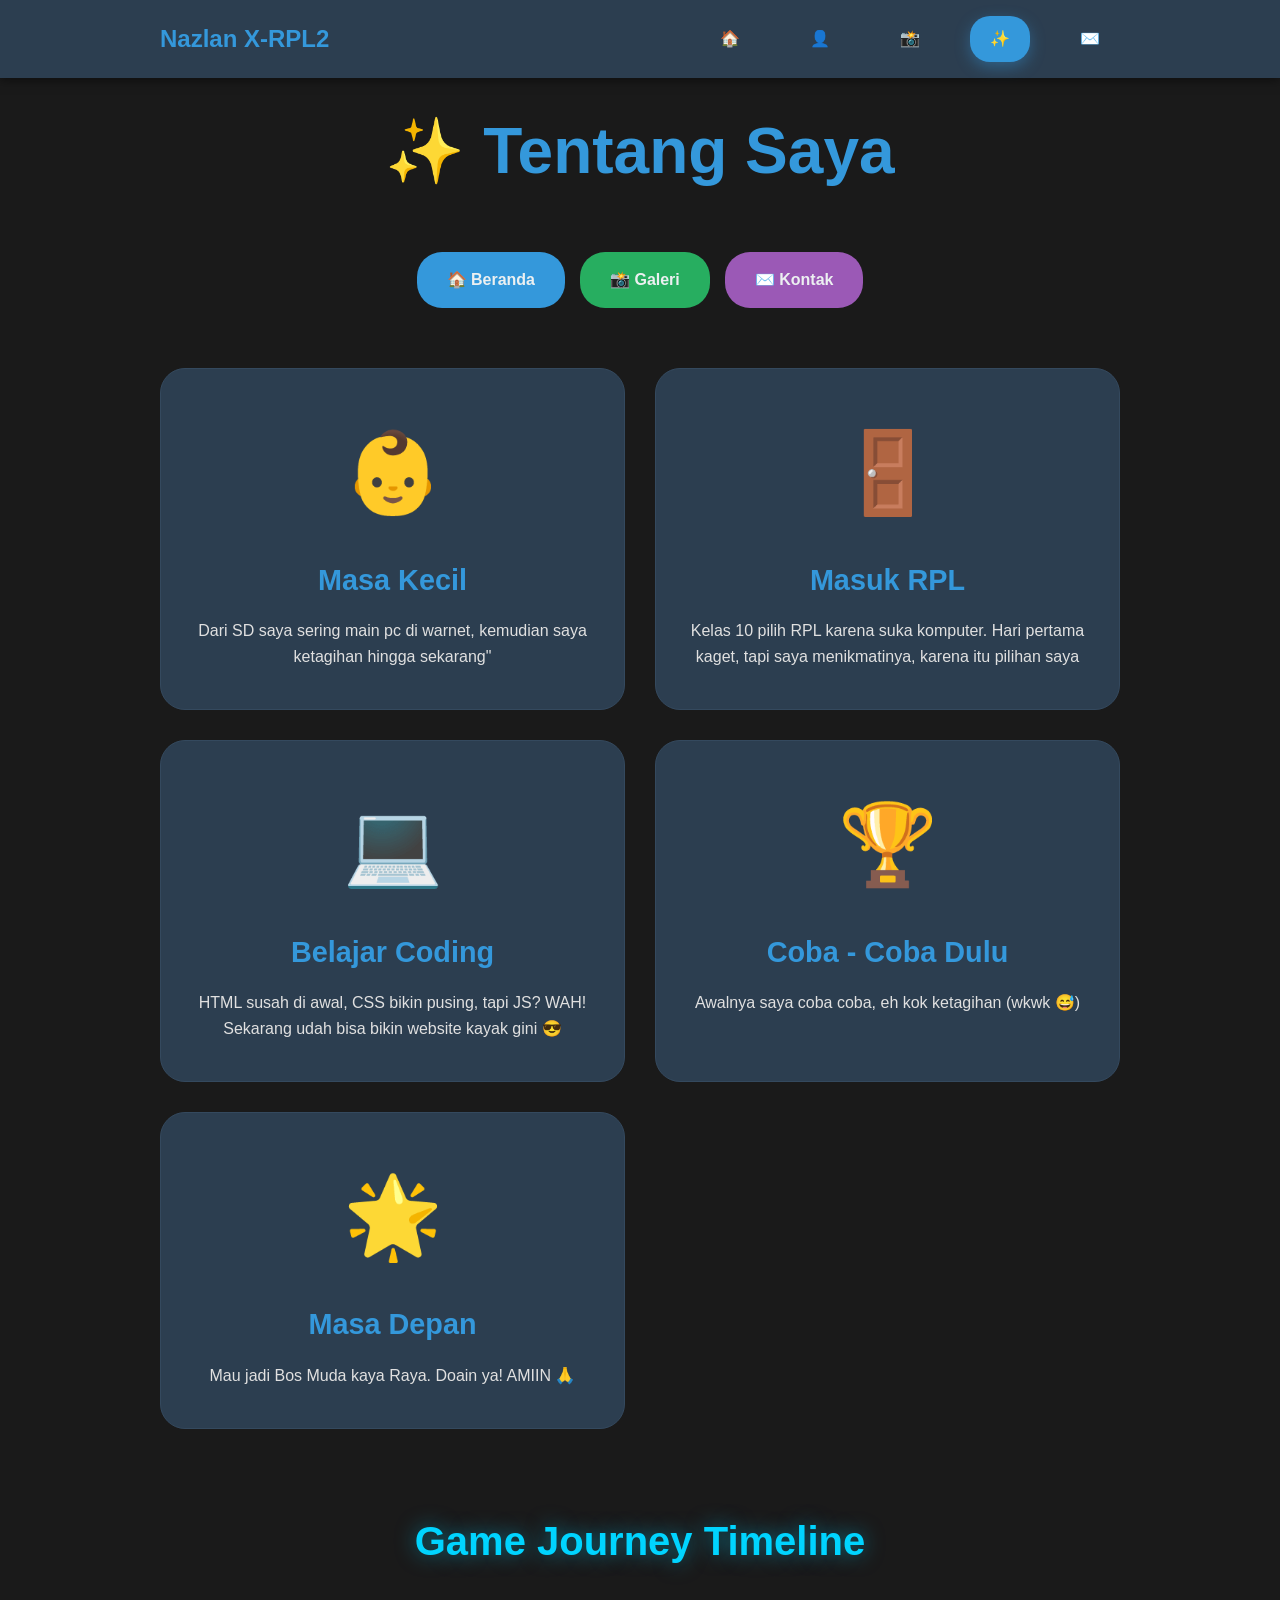
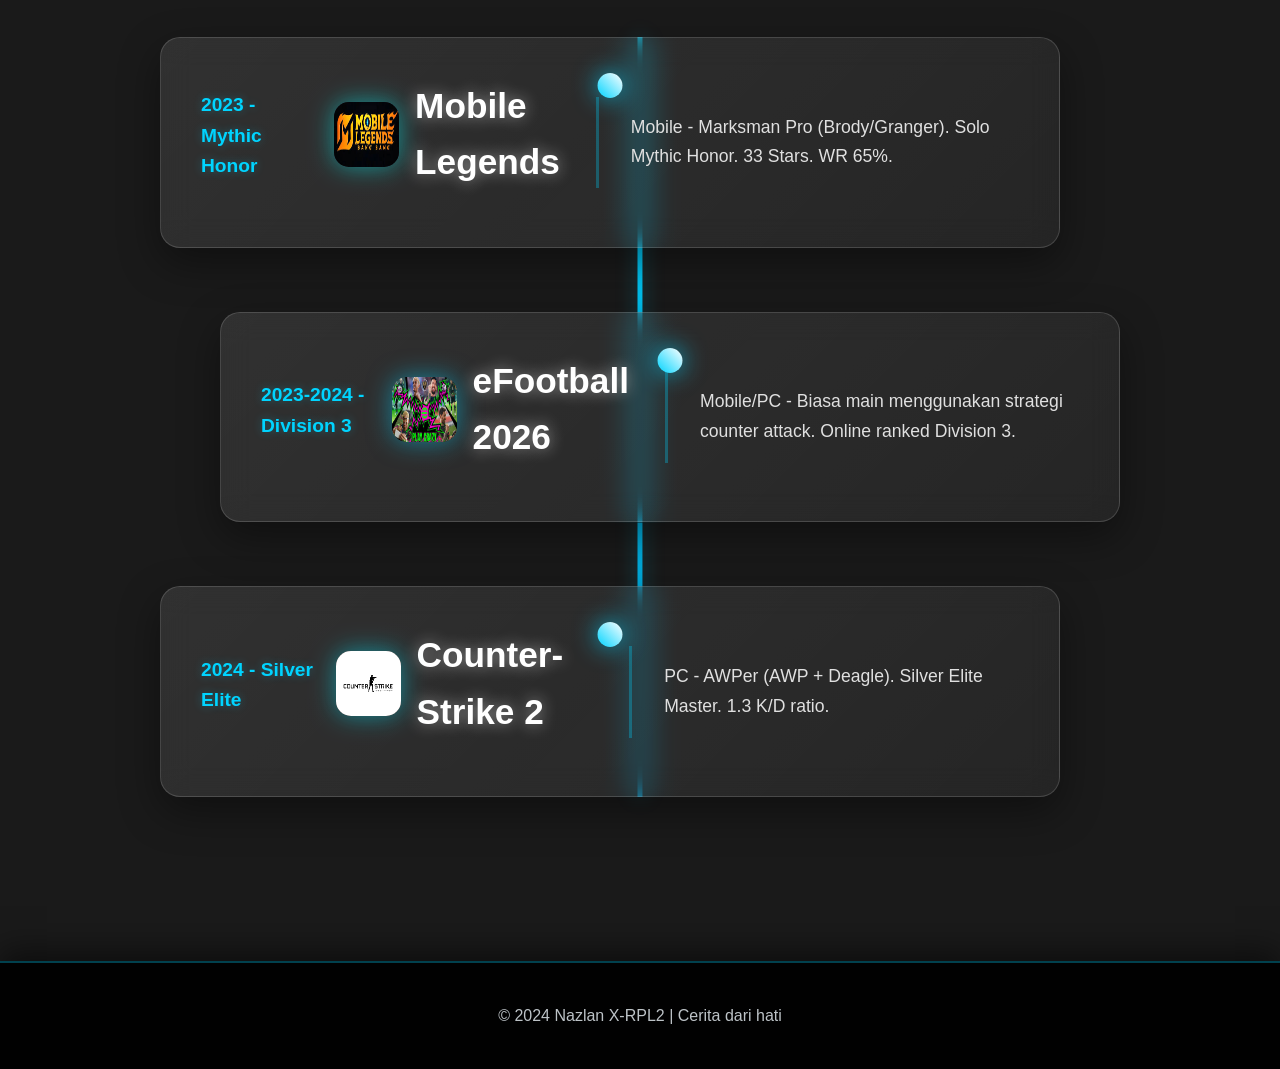
<file: myWEB/diri.html>
<!DOCTYPE html>
<html>
<head>
    <title>Saya - Nazlan X-RPL2</title>
    <link rel="stylesheet" href="style.css">
</head>
<body>
    <header>
        <nav>
            <div class="logo">Nazlan X-RPL2</div>
            <ul>
                <li><a href="index.html">🏠</a></li>
                <li><a href="profil.html">👤</a></li>
                <li><a href="galeri.html">📸</a></li>
                <li><a href="diri.html" class="active">✨</a></li>
                <li><a href="kontak.html">✉️</a></li>
            </ul>
        </nav>
    </header>

    <main class="container">
        <div style="text-align:center; margin:80px 0 60px 0;">
            <h1 style="font-size:4rem; color:#3498db; margin-bottom:20px;">✨ Tentang Saya</h1>
            <div class="quick-links">
                <a href="index.html" class="cta" style="background:#3498db;">🏠 Beranda</a>
                <a href="galeri.html" class="cta" style="background:#27ae60;">📸 Galeri</a>
                <a href="kontak.html" class="cta" style="background:#9b59b6;">✉️ Kontak</a>
            </div>
        </div>

        <div class="story-grid">
            <!-- Masa Kecil -->
            <div class="story-card">
                <div style="font-size:5rem; margin-bottom:20px;">👶</div>
                <h2>Masa Kecil</h2>
                <p>Dari SD saya sering main pc di warnet, kemudian saya ketagihan hingga sekarang"</p>
            </div>

            <!-- Masuk RPL -->
            <div class="story-card">
                <div style="font-size:5rem; margin-bottom:20px;">🚪</div>
                <h2>Masuk RPL</h2>
                <p>Kelas 10 pilih RPL karena suka komputer. Hari pertama kaget, tapi saya menikmatinya, karena itu pilihan saya</p>
            </div>

            <!-- Belajar Coding -->
            <div class="story-card">
                <div style="font-size:5rem; margin-bottom:20px;">💻</div>
                <h2>Belajar Coding</h2>
                <p>HTML susah di awal, CSS bikin pusing, tapi JS? WAH! Sekarang udah bisa bikin website kayak gini 😎</p>
            </div>

            <!-- Tugas Ini -->
            <div class="story-card">
                <div style="font-size:5rem; margin-bottom:20px;">🏆</div>
                <h2>Coba - Coba Dulu</h2>
                <p>Awalnya saya coba coba, eh kok ketagihan (wkwk 😅)</p>
            </div>

            <!-- Masa Depan -->
            <div class="story-card">
                <div style="font-size:5rem; margin-bottom:20px;">🌟</div>
                <h2>Masa Depan</h2>
                <p>Mau jadi Bos Muda kaya Raya. Doain ya! AMIIN 🙏</p>
            </div>
        </div>

        <!-- TIMELINE -->
        <div style="margin:60px 0;">
              <!-- TIMELINE 3 GAME: ML, eFootball, CS2 -->
        <div class="timeline-section">
            <h2>Game Journey Timeline</h2>
            <div class="timeline">
                <!-- MOBILE LEGENDS -->
                <div class="timeline-item">
                    <div class="timeline-date">2023 - Mythic Honor </div>
                    <div class="timeline-game">
                        <img src="ml.jpg" alt="MLBB" class="game-logo" style="filter: brightness(1.2);">
                        Mobile Legends
                    </div>
                    <div class="timeline-desc">
                        Mobile - Marksman Pro (Brody/Granger). Solo Mythic Honor. 33 Stars. WR 65%.
                    </div>
                </div>

                <!-- eFOOTBALL -->
                <div class="timeline-item">
                    <div class="timeline-date">2023-2024 - Division 3</div>
                    <div class="timeline-game">
                        <img src="cutdol.jpg" alt="eFootball" class="game-logo">
                        eFootball 2026
                    </div>
                    <div class="timeline-desc">
                        Mobile/PC - Biasa main menggunakan strategi counter attack. Online ranked Division 3.
                    </div>
                </div>

                <!-- COUNTER STRIKE 2 -->
                <div class="timeline-item">
                    <div class="timeline-date">2024 - Silver Elite</div>
                    <div class="timeline-game">
                        <img src="cs.jpg" alt="CS2" class="game-logo" style="filter: brightness(1.1);">
                        Counter-Strike 2
                    </div>
                    <div class="timeline-desc">
                        PC - AWPer (AWP + Deagle). Silver Elite Master. 1.3 K/D ratio.
                    </div>
                </div>
            </div>
        </div>
    </main>

         
    </main>

    <footer>
        <p>&copy; 2024 Nazlan X-RPL2 | Cerita dari hati</p>
    </footer>

    <style>
    .story-grid {
        display: grid;
        grid-template-columns: repeat(auto-fit, minmax(350px, 1fr));
        gap: 30px;
        margin: 60px 0;
    }
    .story-card {
        background: #2c3e50;
        padding: 40px 30px;
        border-radius: 25px;
        text-align: center;
        border: 1px solid #34495e;
        transition: all 0.3s;
    }
    .story-card:hover {
        transform: translateY(-10px);
        box-shadow: 0 20px 40px rgba(52, 152, 219, 0.2);
        border-color: #3498db;
    }
    .story-card h2 {
        color: #3498db;
        margin: 20px 0 15px 0;
        font-size: 1.8rem;
    }
    .timeline-item {
        display: flex;
        align-items: center;
        gap: 20px;
        background: #34495e;
        padding: 25px;
        border-radius: 15px;
        border-left: 5px solid #3498db;
    }
    .timeline-icon {
        background: #3498db;
        color: #1a1a1a;
        padding: 10px 15px;
        border-radius: 50%;
        font-weight: bold;
        min-width: 50px;
        text-align: center;
    }
    /* TIMELINE GAMING - 3 GAME SAJA */
        .timeline-section{margin-top:5rem;}
        .timeline-section h2{color:#00d4ff;font-size:2.5rem;margin-bottom:3rem;text-align:center;text-shadow:0 0 20px rgba(0,212,255,0.5);}
        .timeline{position:relative;max-width:900px;margin:0 auto;}
        .timeline::before{content:'';position:absolute;top:0;left:50%;width:5px;height:100%;background:linear-gradient(to bottom,#00d4ff,#0099cc);transform:translateX(-50%);box-shadow:0 0 20px rgba(0,212,255,0.4);}
        .timeline-item{position:relative;margin:4rem 0;padding:2.5rem;background:linear-gradient(135deg,rgba(255,255,255,0.1),rgba(255,255,255,0.05));border-radius:20px;border:1px solid rgba(255,255,255,0.15);backdrop-filter:blur(15px);box-shadow:0 15px 40px rgba(0,0,0,0.4);transition:all 0.4s;}
        .timeline-item:nth-child(odd){margin-left:0;transform:translateX(-30px);}
        .timeline-item:nth-child(even){margin-right:0;transform:translateX(30px);}
        .timeline-item:hover{transform:translateY(-10px) scale(1.02)!important;box-shadow:0 25px 60px rgba(0,212,255,0.4);}
        .timeline-item::before{content:'';position:absolute;top:35px;width:25px;height:25px;border-radius:50%;background:linear-gradient(45deg,#00d4ff,#fff);left:50%;transform:translateX(-50%);box-shadow:0 0 25px rgba(0,212,255,0.8);z-index:1;}
        .timeline-date{font-size:1.2rem;color:#00d4ff;font-weight:bold;margin-bottom:0.8rem;text-shadow:0 0 10px rgba(0,212,255,0.3);}
        .timeline-game{display:flex;align-items:center;gap:1rem;font-size:2.2rem;color:#fff;margin-bottom:1rem;font-weight:900;text-shadow:0 0 15px rgba(255,255,255,0.5);}
        .game-logo{width:65px;height:65px;border-radius:15px;box-shadow:0 0 25px rgba(0,212,255,0.5);image-rendering:-webkit-optimize-contrast;}
        .timeline-desc{font-size:1.1rem;line-height:1.7;padding:1rem 0;border-left:3px solid rgba(0,212,255,0.3);margin-left:1rem;padding-left:2rem;}
        footer{background:rgba(0,0,0,0.95);text-align:center;padding:2.5rem;margin-top:5rem;border-top:2px solid rgba(0,212,255,0.3);box-shadow:0 -10px 30px rgba(0,0,0,0.5);}
        @media(max-width:768px){.profil-container{grid-template-columns:1fr;gap:2rem;text-align:center;}.info-grid{grid-template-columns:1fr;}.timeline::before{left:40px;}.timeline-item{margin-left:70px;transform:none;}.timeline-item::before{left:35px;}.timeline-game{font-size:1.8rem;}.game-logo{width:55px;height:55px;}}
    </style>
</head>
    </style>
</body>
</html>
</file>
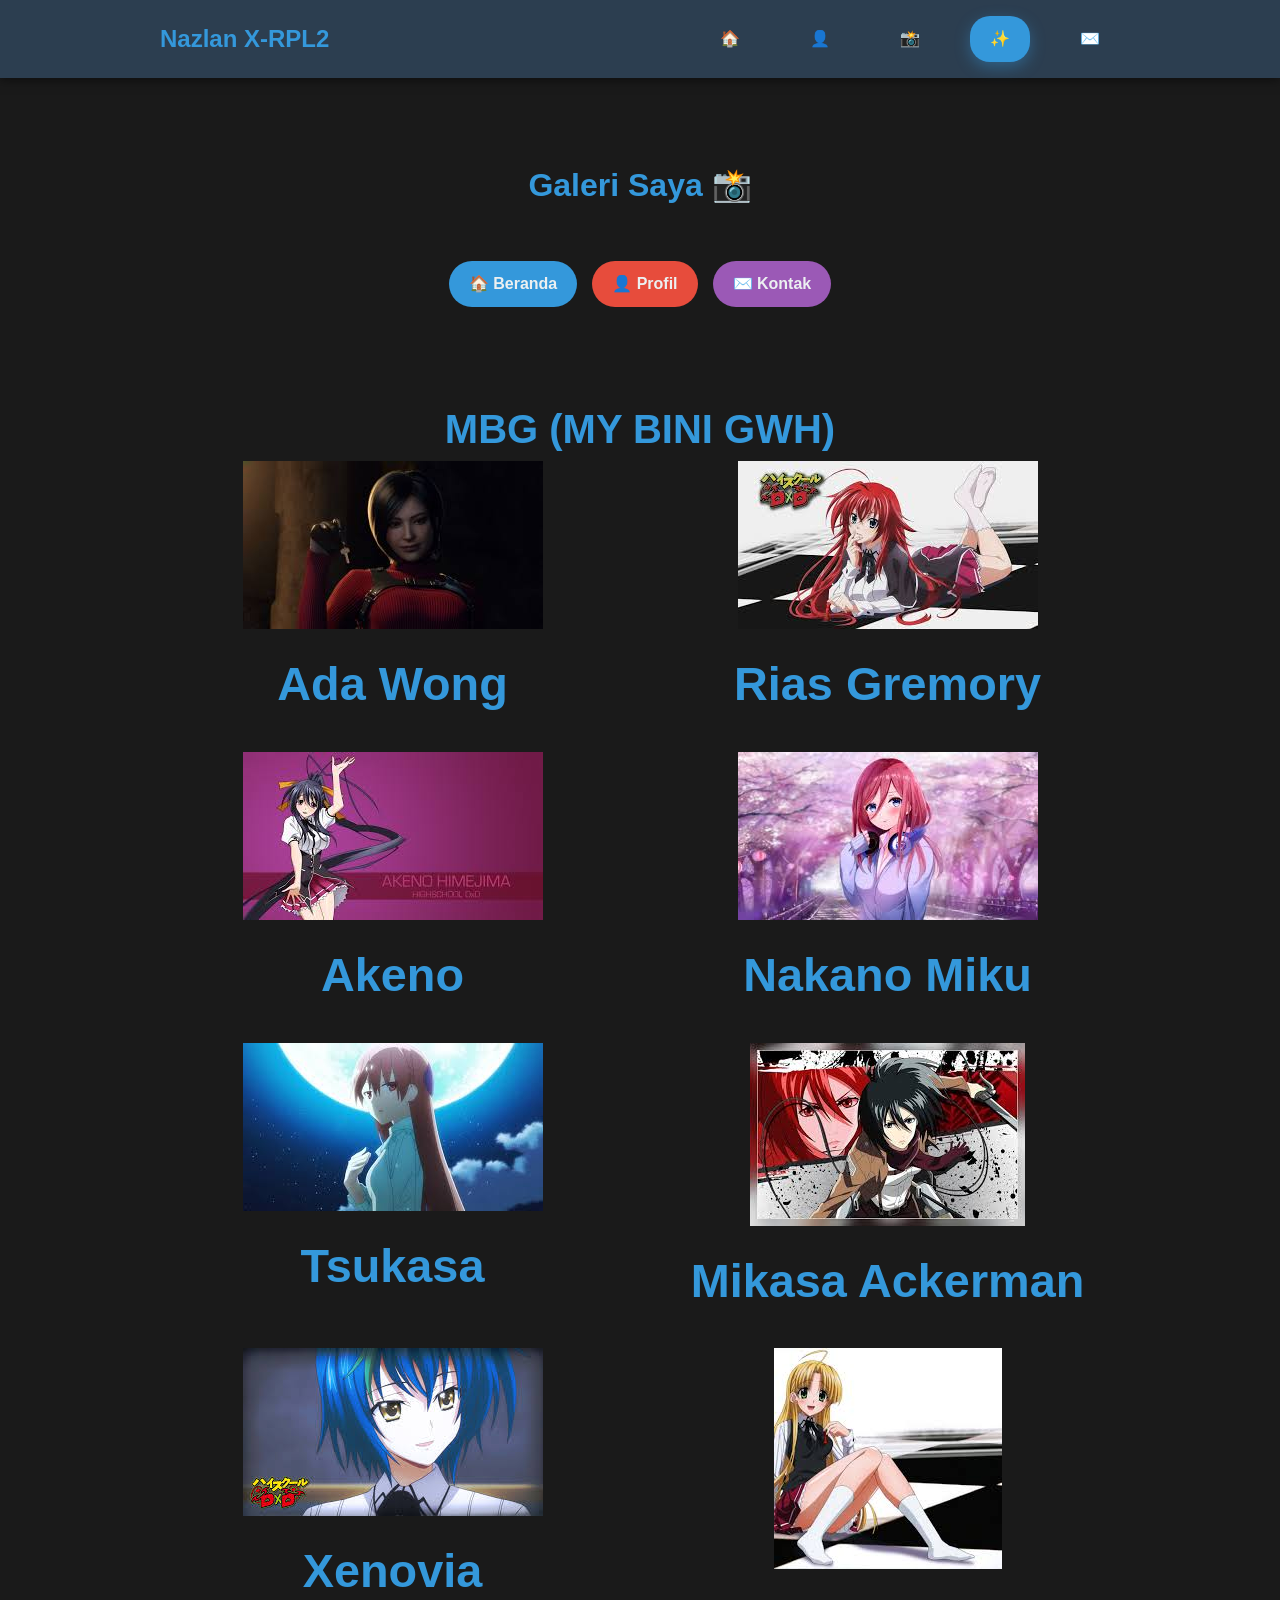
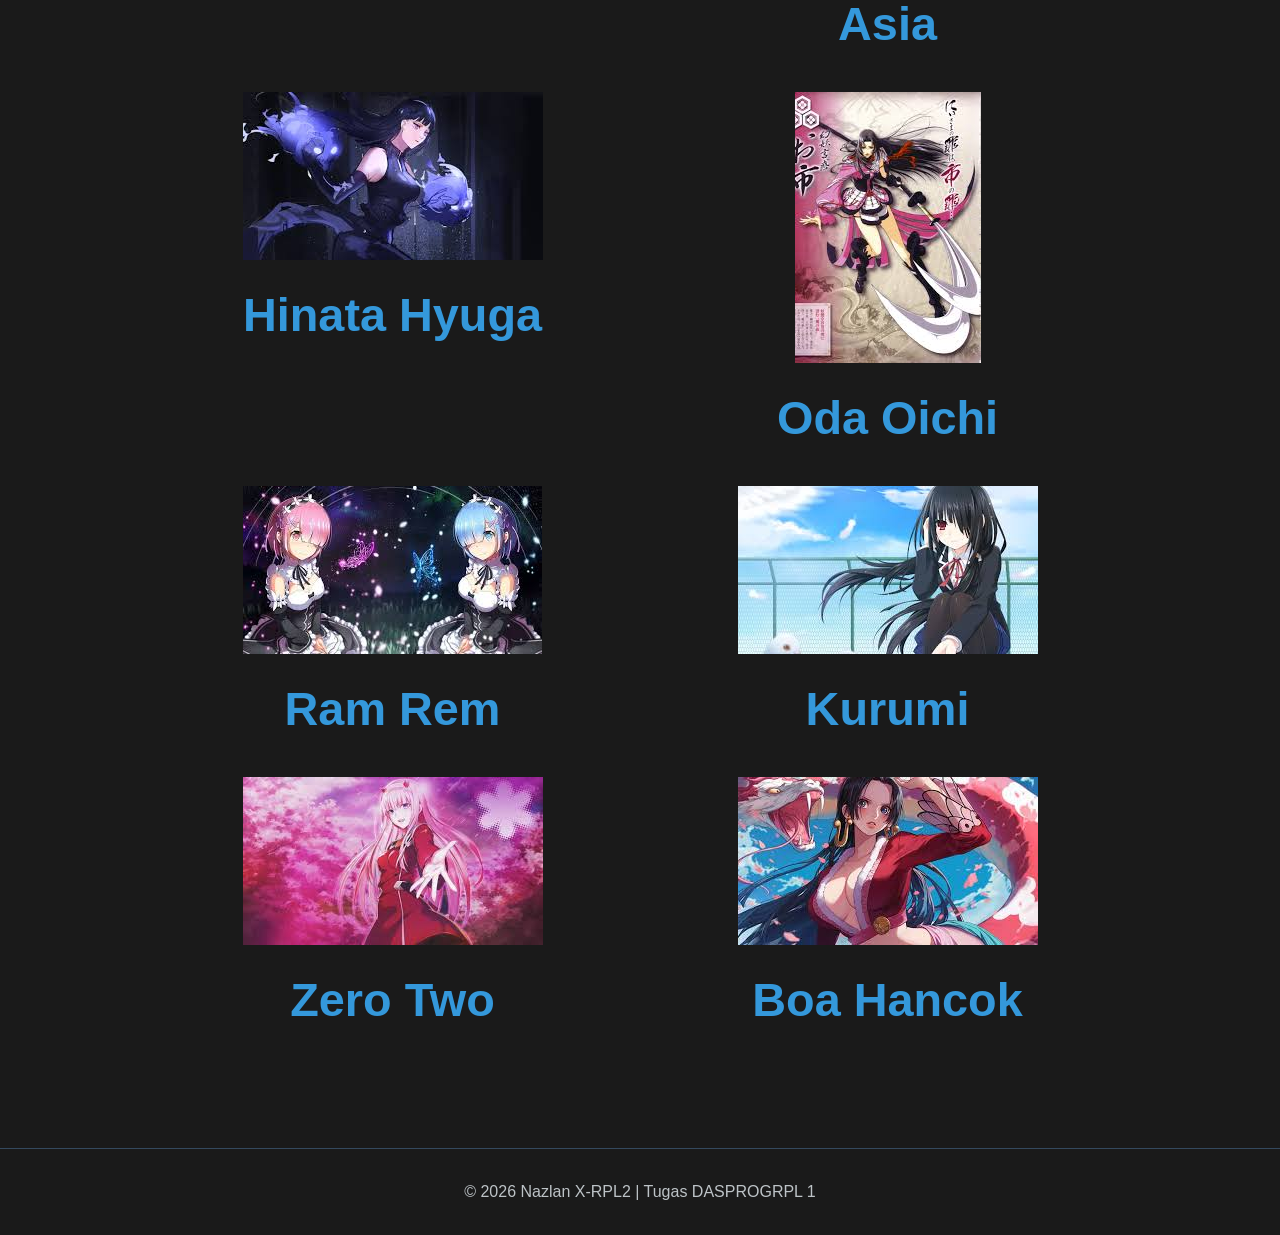
<file: myWEB/galeri.html>
<!DOCTYPE html>
<html>
<head>
    <title>Galeri - Nazlan X-RPL2</title>
    <link rel="stylesheet" href="style.css">
</head>
<style>
.loading-screen {
    position: fixed;
    top: 0;
    left: 0;
    width: 100%;
    height: 100%;
    background: linear-gradient(135deg, #1a1a1a, #2c3e50);
    display: flex;
    flex-direction: column;
    justify-content: center;
    align-items: center;
    z-index: 9999;
    transition: opacity 0.8s ease-out;
}
.loader {
    width: 60px;
    height: 60px;
    border: 4px solid #34495e;
    border-top: 4px solid #3498db;
    border-radius: 50%;
    animation: spin 1.2s cubic-bezier(0.4, 0, 0.2, 1) infinite;
    margin-bottom: 20px;
}
.loader-text {
    color: #ecf0f1;
    font-size: 1.2rem;
    font-weight: bold;
    animation: pulse 1.5s ease-in-out infinite alternate;
}
@keyframes spin { 0% { transform: rotate(0deg); } 100% { transform: rotate(360deg); } }
@keyframes pulse { 0% { opacity: 0.6; } 100% { opacity: 1; } }
</style>
<body>
    <header>
        <nav>
            <div class="logo">Nazlan X-RPL2</div>
            <ul>
                <li><a href="index.html">🏠</a></li>
                <li><a href="profil.html">👤</a></li>
                <li><a href="galeri.html">📸</a></li>
                <li><a href="diri.html" class="active">✨</a></li>
                <li><a href="kontak.html">✉️</a></li>
            </ul>
        </nav>
    </header>

    <main>
        <div class="container">
            
                       <h1 style="text-align:center; color:#3498db; margin:60px 0 20px 0;">Galeri Saya 📸</h1>
          <div class="quick-links">
              <a href="index.html" class="cta" style="background:#3498db; padding:10px 20px;">🏠 Beranda</a>
              <a href="profil.html" class="cta" style="background:#e74c3c; padding:10px 20px;">👤 Profil</a>
              <a href="kontak.html" class="cta" style="background:#9b59b6; padding:10px 20px;">✉️ Kontak</a>
          </div>
<div class="galeri-grid">
             <h1 style="text-align:center; color:#3498db; margin:60px 0 40px 0; font-size:2.5rem;">
                MBG (MY BINI GWH)
            <div class="galeri-grid">
                <!-- 14 FOTO -->
                <div class="galeri-card">
                    <img src="ada.jpg" alt="Foto 1">
                    <div class="galeri-info">
                        <h3>Ada Wong</h3>
                    </div>
                </div>

                <div class="galeri-card">
                    <img src="rias.jpg" alt="Foto 2">
                    <div class="galeri-info">
                        <h3>Rias Gremory</h3>
                    </div>
                </div>

                <div class="galeri-card">
                    <img src="akeno.jpg" alt="Foto 3">
                    <div class="galeri-info">
                        <h3>Akeno</h3>
                    </div>
                </div>

                <div class="galeri-card">
                    <img src="miku.jpg" alt="Foto 4">
                    <div class="galeri-info">
                        <h3>Nakano Miku</h3>
                    </div>
                </div>

                <div class="galeri-card">
                    <img src="tsukasa.jpg" alt="Foto 5">
                    <div class="galeri-info">
                        <h3>Tsukasa</h3>
                    </div>
                </div>

                <div class="galeri-card">
                    <img src="mikasa.jpg" alt="Foto 6">
                    <div class="galeri-info">
                        <h3>Mikasa Ackerman</h3>
                    </div>
                </div>

                <div class="galeri-card">
                    <img src="xenovia.jpg" alt="Foto 7">
                    <div class="galeri-info">
                        <h3>Xenovia</h3>
                    </div>
                </div>

                <div class="galeri-card">
                    <img src="asia.jpg" alt="Foto 8">
                    <div class="galeri-info">
                        <h3>Asia</h3>
                    </div>
                </div>

                <div class="galeri-card">
                    <img src="hinata.jpg" alt="Foto 9">
                    <div class="galeri-info">
                        <h3>Hinata Hyuga</h3>
                    </div>
                </div>

                <div class="galeri-card">
                    <img src="oda oichi.jpg" alt="Foto 10">
                    <div class="galeri-info">
                        <h3>Oda Oichi</h3>
                    </div>
                </div>

                <div class="galeri-card">
                    <img src="ramrem.jpg" alt="Foto 11">
                    <div class="galeri-info">
                        <h3>Ram Rem</h3>
                    </div>
                </div>

                <div class="galeri-card">
                    <img src="kurumi.jpg" alt="Foto 12">
                    <div class="galeri-info">
                        <h3>Kurumi</h3>
                    </div>
                </div>

                <div class="galeri-card">
                    <img src="zero.jpg" alt="Foto 13">
                    <div class="galeri-info">
                        <h3>Zero Two</h3>
                    </div>
                </div>

                <div class="galeri-card">
                    <img src="boa.jpg" alt="Foto 14">
                    <div class="galeri-info">
                        <h3>Boa Hancok</h3>
                    </div>
                </div>
            </div>
        </div>
    </main>

    <footer>
        <p>&copy; 2026 Nazlan X-RPL2 | Tugas DASPROGRPL 1</p>
    </footer>
    <div class="loading-screen" id="loadingScreen">
    <div class="loader"></div>
    <div class="loader-text">Loading...</div>
</div>
<script>
window.addEventListener('load', function() {
    const loadingScreen = document.getElementById('loadingScreen');
    loadingScreen.style.opacity = '0';
    setTimeout(() => loadingScreen.style.display = 'none', 800);
});
</script>
</body>
</html>
</file>
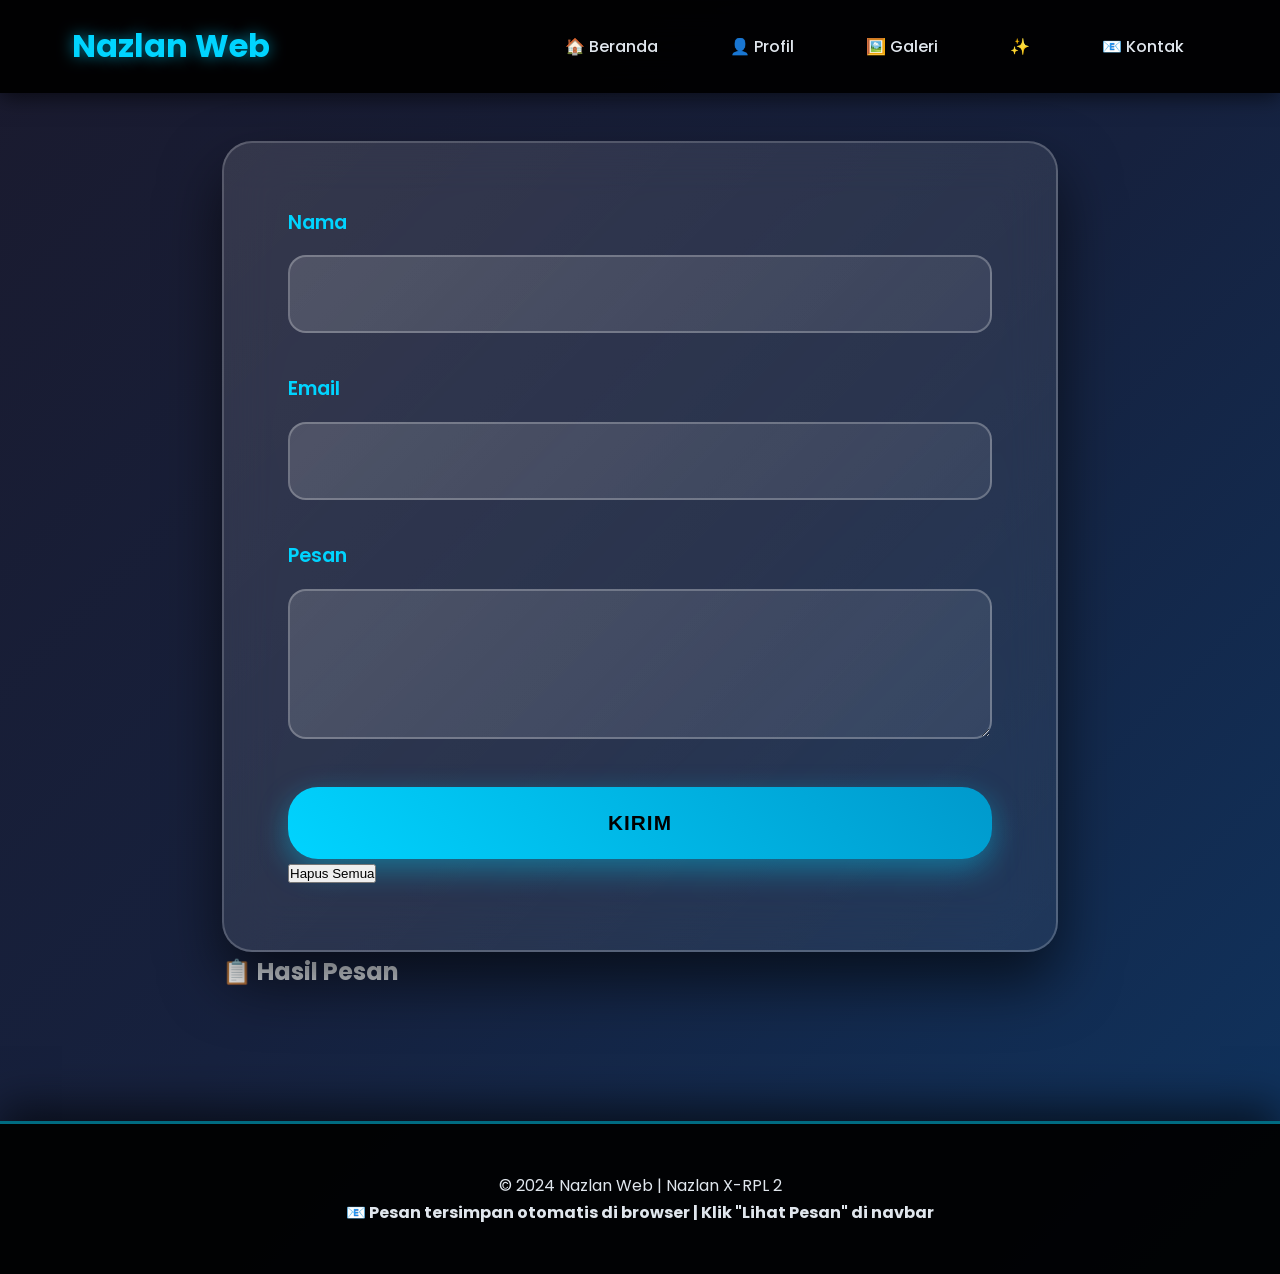
<file: myWEB/kontak.html>
<!DOCTYPE html>
<html lang="id">
<head>
    <meta charset="UTF-8">
    <meta name="viewport" content="width=device-width, initial-scale=1.0">
    <title>Kontak 📧 - Nazlan Web</title>
    <style>
        @import url('https://fonts.googleapis.com/css2?family=Poppins:wght@400;500;600;700&display=swap');
        *{margin:0;padding:0;box-sizing:border-box;}
        body{font-family:'Poppins',Arial,sans-serif;background:linear-gradient(135deg,#1a1a2e 0%,#16213e 50%,#0f3460 100%);color:#e0e6ed;line-height:1.7;}
        header{background:rgba(0,0,0,0.95);padding:1.2rem 0;position:sticky;top:0;z-index:100;box-shadow:0 4px 20px rgba(0,0,0,0.6);backdrop-filter:blur(20px);}
        nav{max-width:1200px;margin:0 auto;display:flex;justify-content:space-between;align-items:center;padding:0 2rem;}
        .logo{font-size:2rem;font-weight:700;color:#00d4ff;text-decoration:none;text-shadow:0 0 15px rgba(0,212,255,0.6);}
        .nav-links{display:flex;list-style:none;gap:1.5rem;}
        .nav-links a{color:#e0e6ed;text-decoration:none;padding:0.8rem 1.5rem;border-radius:25px;transition:all 0.4s;font-weight:500;font-size:1rem;}
        .nav-links a:hover{background:linear-gradient(45deg,#00d4ff,#0099cc);color:#000;transform:translateY(-3px);box-shadow:0 8px 25px rgba(0,212,255,0.5);}
        .nav-hasil{background:linear-gradient(45deg,#00ff88,#00cc66)!important;color:#000!important;font-weight:600;box-shadow:0 4px 15px rgba(0,255,136,0.4);}
        
        main{max-width:900px;margin:0 auto;padding:3rem 2rem;}
        .envelope-hero{text-align:center;padding:4rem 2rem;background:linear-gradient(135deg,rgba(255,255,255,0.12),rgba(0,212,255,0.15));border-radius:30px;margin-bottom:4rem;box-shadow:0 30px 60px rgba(0,0,0,0.5);backdrop-filter:blur(25px);border:2px solid rgba(255,255,255,0.15);}
        .envelope-icon{font-size:8rem;color:#00d4ff;text-shadow:0 0 30px rgba(0,212,255,0.8);margin-bottom:1rem;animation:pulse 2s infinite;}
        @keyframes pulse{0%,100%{transform:scale(1);}50%{transform:scale(1.1);}}
        .envelope-hero h1{font-size:3.5rem;background:linear-gradient(45deg,#00d4ff,#fff);-webkit-background-clip:text;-webkit-text-fill-color:transparent;margin-bottom:1rem;text-shadow:0 0 25px rgba(0,212,255,0.6);}
        .hero-subtitle{font-size:1.4rem;opacity:0.9;}
        
        .contact-form{background:linear-gradient(135deg,rgba(255,255,255,0.12),rgba(255,255,255,0.06));padding:4rem;border-radius:30px;box-shadow:0 30px 60px rgba(0,0,0,0.6);backdrop-filter:blur(25px);border:2px solid rgba(255,255,255,0.2);}
        .form-group{margin-bottom:2.5rem;}
        .form-group label{display:block;margin-bottom:1rem;color:#00d4ff;font-weight:600;font-size:1.2rem;}
        .form-group input,.form-group textarea{width:100%;padding:1.5rem;background:linear-gradient(135deg,rgba(255,255,255,0.15),rgba(255,255,255,0.08));border:2px solid rgba(255,255,255,0.25);border-radius:18px;color:#e0e6ed;font-size:1.1rem;transition:all 0.4s;font-family:'Poppins',sans-serif;}
        .form-group input:focus,.form-group textarea:focus{outline:none;border-color:#00d4ff;box-shadow:0 0 30px rgba(0,212,255,0.5);transform:translateY(-2px);}
        .form-group textarea{resize:vertical;min-height:150px;}
        .btn{background:linear-gradient(45deg,#00d4ff,#0099cc);color:#000;padding:1.5rem 3rem;border:none;border-radius:30px;font-size:1.3rem;font-weight:700;cursor:pointer;width:100%;transition:all 0.4s;box-shadow:0 10px 30px rgba(0,212,255,0.4);text-transform:uppercase;letter-spacing:1px;}
        .btn:hover{transform:translateY(-4px);box-shadow:0 20px 40px rgba(0,212,255,0.6);}
        .btn:active{transform:translateY(-2px);}
        .success-msg{display:none;color:#00ff88;font-size:1.4rem;margin-top:2.5rem;padding:2.5rem;background:linear-gradient(135deg,rgba(0,255,136,0.2),rgba(0,255,136,0.1));border-radius:20px;border:3px solid rgba(0,255,136,0.5);text-align:center;box-shadow:0 15px 40px rgba(0,255,136,0.3);animation:successBounce 0.6s;}
        @keyframes successBounce{0%,100%{transform:scale(1);}50%{transform:scale(1.05);}}
        footer{background:rgba(0,0,0,0.95);text-align:center;padding:3rem;margin-top:5rem;border-top:3px solid rgba(0,212,255,0.5);box-shadow:0 -15px 40px rgba(0,0,0,0.6);}
        @media(max-width:768px){.nav-links{flex-direction:column;gap:1rem;}.envelope-icon{font-size:5rem;}.profil-hero h1{font-size:2.5rem;}}
    </style>
</head>
<body>
    <header>
        <nav>
            <a href="index.html" class="logo">Nazlan Web</a>
            <ul class="nav-links">
                <li><a href="index.html">🏠 Beranda</a></li>
                <li><a href="profil.html">👤 Profil</a></li>
                <li><a href="galeri.html">🖼️ Galeri</a></li>
                 <li><a href="diri.html" class="active">✨</a></li>
                <li><a href="kontak.html">📧 Kontak</a></li>
            </ul>
        </nav>
    </header>

    <main>
      <form class="contact-form" onsubmit="kirimPesan(event)">
  <div class="form-group">
    <label>Nama</label>
    <input type="text" id="nama" required>
  </div>

  <div class="form-group">
    <label>Email</label>
    <input type="email" id="email" required>
  </div>

  <div class="form-group">
    <label>Pesan</label>
    <textarea id="pesan" required></textarea>
  </div>

  <button type="submit" class="btn">Kirim</button>
  <button onclick="hapusSemua()">Hapus Semua</button>
</form>
<h2>📋 Hasil Pesan</h2>
<div id="hasilPesan"></div>

        <!-- SUCCESS MESSAGE -->
        <div id="successMsg" class="success-msg">
            <h3>🎉 Pesan Berhasil Terkirim!</h3>
            <p>Pesan Anda sudah masuk ke inbox Nazlan X-RPL 2.<br>
            <strong><a href="hasil-pesan.html" style="color:#00ff88;">Klik disini untuk lihat semua pesan →</a></strong></p>
        </div>
    </main>

    <footer>
        <p>&copy; 2024 Nazlan Web | Nazlan X-RPL 2<br>
        <strong>📧 Pesan tersimpan otomatis di browser | Klik "Lihat Pesan" di navbar</strong></p>
    </footer>
  <script>
  <script>
// ambil data dari localStorage saat halaman dibuka
let dataPesan = JSON.parse(localStorage.getItem("pesanNazlan")) || [];

// tampilkan semua pesan
function tampilkanPesan() {
  const hasil = document.getElementById("hasilPesan");
  hasil.innerHTML = "";

  dataPesan.forEach((p, index) => {
    hasil.innerHTML += 
      "<div style='background:#2c3e50;padding:15px;margin:10px;border-radius:10px'>" +
      "<p><b>Nama:</b> " + p.nama + "</p>" +
      "<p><b>Email:</b> " + p.email + "</p>" +
      "<p>" + p.pesan + "</p>" +
      "<small>" + p.waktu + "</small><br>" +
      "<button onclick='hapusPesan(" + index + ")'>🗑 Hapus</button>" +
      "</div>";
  });
}

// kirim pesan
function kirimPesan(event) {
  event.preventDefault();

  const nama = document.getElementById("nama").value;
  const email = document.getElementById("email").value;
  const pesan = document.getElementById("pesan").value;
  const waktu = new Date().toLocaleString();

  dataPesan.push({ nama, email, pesan, waktu });

  localStorage.setItem("pesanNazlan", JSON.stringify(dataPesan));

  tampilkanPesan();

  document.querySelector("form").reset();
}

// hapus pesan
function hapusPesan(index) {
  dataPesan.splice(index, 1);
  localStorage.setItem("pesanNazlan", JSON.stringify(dataPesan));
  tampilkanPesan();
}

// tampilkan saat pertama load
tampilkanPesan();
function hapusSemua() {
  if(confirm("Yakin hapus semua pesan?")) {
    dataPesan = [];
    localStorage.removeItem("pesanNazlan");
    tampilkanPesan();
  }
}
</body>
</html>
</file>
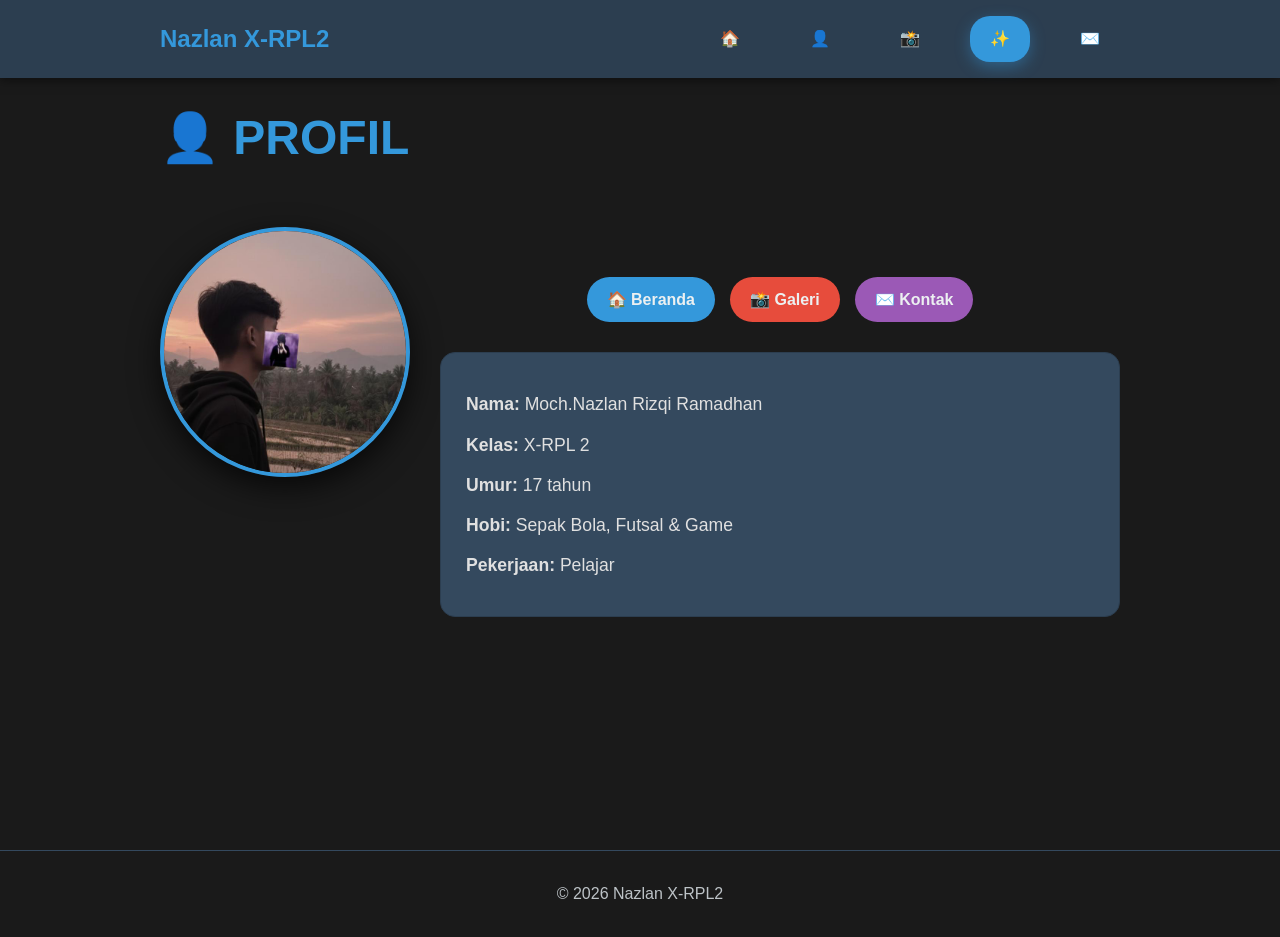
<file: myWEB/profil.html>
<!DOCTYPE html>
<html>
<head>
    <title>Profil - Nazlan X-RPL2</title>
    <link rel="stylesheet" href="style.css">
</head>
<style>
.loading-screen {
    position: fixed;
    top: 0;
    left: 0;
    width: 100%;
    height: 100%;
    background: linear-gradient(135deg, #1a1a1a, #2c3e50);
    display: flex;
    flex-direction: column;
    justify-content: center;
    align-items: center;
    z-index: 9999;
    transition: opacity 0.8s ease-out;
}
.loader {
    width: 60px;
    height: 60px;
    border: 4px solid #34495e;
    border-top: 4px solid #3498db;
    border-radius: 50%;
    animation: spin 1.2s cubic-bezier(0.4, 0, 0.2, 1) infinite;
    margin-bottom: 20px;
}
.loader-text {
    color: #ecf0f1;
    font-size: 1.2rem;
    font-weight: bold;
    animation: pulse 1.5s ease-in-out infinite alternate;
}
@keyframes spin { 0% { transform: rotate(0deg); } 100% { transform: rotate(360deg); } }
@keyframes pulse { 0% { opacity: 0.6; } 100% { opacity: 1; } }
</style>
<body>
    <header>
        <nav>
            <div class="logo">Nazlan X-RPL2</div>
            <ul>
               <li><a href="index.html">🏠</a></li>
                <li><a href="profil.html">👤</a></li>
                <li><a href="galeri.html">📸</a></li>
                <li><a href="diri.html" class="active">✨</a></li>
                <li><a href="kontak.html">✉️</a></li>
            </ul>
        </nav>
    </header>

    <main>
        <div class="container">
           <h1 style="font-size:3rem; color:#3498db;">👤 PROFIL</h1>
            
            <div class="profil">
                <div class="foto-profil">
                    <img src="zlan.jpg" alt="Foto Nazlan">
                </div>
                <div class="info">
            <div class="quick-links">
                <a href="index.html" class="cta" style="background:#3498db; padding:10px 20px;">🏠 Beranda</a>
                <a href="galeri.html" class="cta" style="background:#e74c3c; padding:10px 20px;">📸 Galeri</a>
                <a href="kontak.html" class="cta" style="background:#9b59b6; padding:10px 20px;">✉️ Kontak</a>
            </div>
                    <div class="biodata">
                        <p><strong>Nama:</strong> Moch.Nazlan Rizqi Ramadhan</p>
                        <p><strong>Kelas:</strong> X-RPL 2</p>
                        <p><strong>Umur:</strong> 17 tahun</p>
                        <p><strong>Hobi:</strong> Sepak Bola, Futsal & Game</p>
                        <p><strong>Pekerjaan:</strong> Pelajar</p>
                    </div>
                </div>
            </div>
        </div>
    </main>

    <footer>
        <p>&copy; 2026 Nazlan X-RPL2</p>
    </footer>
    <div class="loading-screen" id="loadingScreen">
    <div class="loader"></div>
    <div class="loader-text">Loading...</div>
</div>
<script>
window.addEventListener('load', function() {
    const loadingScreen = document.getElementById('loadingScreen');
    loadingScreen.style.opacity = '0';
    setTimeout(() => loadingScreen.style.display = 'none', 800);
});
</script>
</body>
</html>
</file>
<file: myWEB/style.css>
* {
    margin: 0;
    padding: 0;
    box-sizing: border-box;
}

body {
    font-family: Arial, sans-serif;
    background: #1a1a1a;
    color: #e0e0e0;
    line-height: 1.6;
}
.quick-links {
    display: flex;
    justify-content: center;
    gap: 15px;
    margin: 30px 0;
    flex-wrap: wrap;
}

header {
    background: #2c3e50;
    color: #ecf0f1;
    padding: 1rem 0;
    position: fixed;
    width: 100%;
    top: 0;
    z-index: 100;
    box-shadow: 0 2px 10px rgba(0,0,0,0.5);
}

nav {
    max-width: 1000px;
    margin: 0 auto;
    display: flex;
    justify-content: space-between;
    padding: 0 20px;
    align-items: center;
}

.logo {
    font-size: 1.5rem;
    font-weight: bold;
    color: #3498db;
}

ul {
    display: flex;
    list-style: none;
}

ul li {
    margin-left: 30px;
}

ul li a {
    color: #ecf0f1;
    text-decoration: none;
    padding: 10px 20px;
    border-radius: 20px;
    display: block;
    transition: 0.3s;
}

ul li a:hover, .active {
    background: #3498db;
    box-shadow: 0 5px 15px rgba(52, 152, 219, 0.4);
}

main {
    margin-top: 80px;
    min-height: 80vh;
    background: #1a1a1a;
}

.container {
    max-width: 1000px;
    margin: 0 auto;
    padding: 20px;
}

/* INDEX */
.hero {
    text-align: center;
    padding: 100px 0;
    background: linear-gradient(135deg, #2c3e50, #3498db);
    color: #ecf0f1;
}

.hero h1 {
    font-size: 2.5rem;
    margin-bottom: 20px;
    text-shadow: 2px 2px 4px rgba(0,0,0,0.5);
}

.cta {
    background: #e74c3c;
    color: #ecf0f1;
    padding: 15px 30px;
    text-decoration: none;
    border-radius: 25px;
    display: inline-block;
    margin-top: 20px;
    font-weight: bold;
    transition: 0.3s;
}

.cta:hover {
    background: #c0392b;
    transform: translateY(-2px);
    box-shadow: 0 10px 20px rgba(231, 76, 60, 0.4);
}

.desc {
    background: #2c3e50;
    padding: 50px;
    margin: 50px 0;
    border-radius: 15px;
    box-shadow: 0 10px 30px rgba(0,0,0,0.5);
    text-align: center;
    border: 1px solid #34495e;
}

.desc h2 {
    color: #3498db;
}

/* PROFIL */
.profil {
    display: flex;
    gap: 30px;
    margin-top: 50px;
    flex-wrap: wrap;
}

.foto-profil img {
    width: 250px;
    height: 250px;
    border-radius: 50%;
    object-fit: cover;
    box-shadow: 0 10px 30px rgba(0,0,0,0.7);
    border: 4px solid #3498db;
}

.info {
    flex: 1;
}

.info h1 {
    color: #3498db;
    font-size: 2.5rem;
    text-shadow: 2px 2px 4px rgba(0,0,0,0.5);
}

.info h2 {
    color: #5dade2;
    margin-bottom: 20px;
}

.biodata {
    background: #34495e;
    padding: 25px;
    border-radius: 15px;
    margin-top: 20px;
    border: 1px solid #2c3e50;
}

.biodata p {
    margin: 12px 0;
    font-size: 1.1rem;
}

/* GALERI */
.galeri {
    display: grid;
    grid-template-columns: repeat(auto-fit, minmax(300px, 1fr));
    gap: 25px;
    margin-top: 50px;
}

.gambar {
    background: #2c3e50;
    padding: 20px;
    border-radius: 15px;
    box-shadow: 0 10px 30px rgba(0,0,0,0.5);
    text-align: center;
    border: 1px solid #34495e;
    transition: 0.3s;
}

.gambar:hover {
    transform: translateY(-10px);
    box-shadow: 0 20px 40px rgba(52, 152, 219, 0.2);
}

.gambar img {
    width: 100%;
    height: 220px;
    object-fit: cover;
    border-radius: 10px;
}

.gambar p {
    margin-top: 15px;
    font-weight: bold;
    color: #3498db;
}

/* KONTAK */
.kontak-grid {
    display: grid;
    grid-template-columns: 1fr 1fr;
    gap: 30px;
    margin-top: 50px;
}

.info-kontak, .form-kontak {
    background: #2c3e50;
    padding: 30px;
    border-radius: 15px;
    border: 1px solid #34495e;
}

.info-kontak h2, .form-kontak h2 {
    color: #3498db;
    margin-bottom: 20px;
}

.info-kontak p {
    margin: 15px 0;
    font-size: 1.1rem;
}

input, textarea {
    width: 100%;
    padding: 15px;
    margin: 12px 0;
    border: 2px solid #34495e;
    border-radius: 8px;
    font-family: inherit;
    background: #34495e;
    color: #ecf0f1;
}

input::placeholder, textarea::placeholder {
    color: #bdc3c7;
}

input:focus, textarea:focus {
    border-color: #3498db;
    outline: none;
    box-shadow: 0 0 10px rgba(52, 152, 219, 0.3);
}

button {
    background: linear-gradient(45deg, #3498db, #5dade2);
    color: #ecf0f1;
    padding: 18px 30px;
    border: none;
    border-radius: 8px;
    font-size: 1.1rem;
    cursor: pointer;
    width: 100%;
    font-weight: bold;
    transition: 0.3s;
}

button:hover {
    transform: translateY(-2px);
    box-shadow: 0 10px 25px rgba(52, 152, 219, 0.4);
}

footer {
    background: #1a1a1a;
    color: #bdc3c7;
    text-align: center;
    padding: 30px;
    margin-top: 50px;
    border-top: 1px solid #34495e;
}

/* RESPONSIVE */
@media (max-width: 768px) {
    nav {
        flex-direction: column;
        gap: 15px;
    }
    
    ul {
        flex-wrap: wrap;
        justify-content: center;
    }
    
    .profil {
        flex-direction: column;
        text-align: center;
    }
    
    .kontak-grid {
        grid-template-columns: 1fr;
    }
    
    .hero h1 {
        font-size: 2rem;
    }
}
/* HOME GALLERY */
.home-gallery {
    padding: 60px 0;
    background: #1a1a1a;
}

.home-photo {
    background: #2c3e50;
    padding: 20px;
    border-radius: 15px;
    text-align: center;
    border: 1px solid #34495e;
    transition: all 0.3s;
    max-width: 300px;
}

.home-photo:hover {
    transform: translateY(-10px);
    box-shadow: 0 15px 30px rgba(52, 152, 219, 0.3);
    border-color: #3498db;
}

.home-photo img {
    width: 100%;
    height: 200px;
    object-fit: cover;
    border-radius: 10px;
    margin-bottom: 15px;
}

.home-photo p {
    color: #3498db;
    font-weight: bold;
    font-size: 1.1rem;
}
/* KONTAK UPGRADE */
.kontak-grid {
    display: grid;
    grid-template-columns: 1fr 1fr;
    gap: 40px;
    margin-top: 40px;
}

.info-kontak {
    background: #2c3e50;
    padding: 40px;
    border-radius: 20px;
    border: 1px solid #34495e;
    box-shadow: 0 10px 30px rgba(0,0,0,0.5);
}

.kontak-item {
    display: flex;
    align-items: center;
    gap: 20px;
    padding: 20px 0;
    border-bottom: 1px solid #34495e;
}

.kontak-item:last-child {
    border-bottom: none;
}

.icon {
    font-size: 2.5rem;
    background: linear-gradient(45deg, #3498db, #5dade2);
    padding: 15px;
    border-radius: 15px;
    box-shadow: 0 5px 15px rgba(52, 152, 219, 0.3);
}

.kontak-item h4 {
    color: #3498db;
    margin-bottom: 5px;
    font-size: 1.1rem;
}

.kontak-item p {
    color: #bdc3c7;
    margin: 0;
    font-size: 1rem;
}

.form-kontak {
    background: #2c3e50;
    padding: 40px;
    border-radius: 20px;
    border: 1px solid #34495e;
    box-shadow: 0 10px 30px rgba(0,0,0,0.5);
}

.input-group {
    margin-bottom: 25px;
}

.input-group.full {
    margin-bottom: 30px;
}

.input-group input,
.input-group textarea {
    width: 100%;
    padding: 18px;
    border: 2px solid #34495e;
    border-radius: 12px;
    font-family: inherit;
    font-size: 1rem;
    background: #34495e;
    color: #ecf0f1;
    transition: all 0.3s;
}

.input-group input::placeholder,
.input-group textarea::placeholder {
    color: #95a5a6;
}

.input-group input:focus,
.input-group textarea:focus {
    border-color: #3498db;
    outline: none;
    box-shadow: 0 0 15px rgba(52, 152, 219, 0.3);
    transform: translateY(-2px);
}

.submit-btn {
    width: 100%;
    background: linear-gradient(45deg, #27ae60, #2ecc71);
    color: #ecf0f1;
    padding: 20px;
    border: none;
    border-radius: 12px;
    font-size: 1.2rem;
    font-weight: bold;
    cursor: pointer;
    transition: all 0.3s;
}

.submit-btn:hover {
    transform: translateY(-3px);
    box-shadow: 0 15px 30px rgba(39, 174, 96, 0.4);
}

.success-msg {
    background: linear-gradient(45deg, #27ae60, #2ecc71);
    color: #ecf0f1;
    padding: 25px;
    border-radius: 12px;
    text-align: center;
    font-weight: bold;
    font-size: 1.1rem;
    animation: bounceIn 0.5s ease;
}

@keyframes bounceIn {
    0% { transform: scale(0.3); opacity: 0; }
    50% { transform: scale(1.05); }
    70% { transform: scale(0.9); }
    100% { transform: scale(1); opacity: 1; }
}

/* RESPONSIVE */
@media (max-width: 768px) {
    .kontak-grid {
        grid-template-columns: 1fr;
        gap: 30px;
    }
    
    .kontak-item {
        flex-direction: column;
        text-align: center;
        gap: 15px;
    }
}
/* GALERI UPGRADE */
.filter-buttons {
    display: flex;
    justify-content: center;
    gap: 15px;
    margin-bottom: 40px;
    flex-wrap: wrap;
}

.filter-btn {
    background: #34495e;
    color: #ecf0f1;
    border: none;
    padding: 12px 25px;
    border-radius: 25px;
    cursor: pointer;
    font-weight: bold;
    transition: all 0.3s;
    border: 2px solid transparent;
}

.filter-btn:hover,
.filter-btn.active {
    background: #3498db;
    border-color: #5dade2;
    box-shadow: 0 5px 20px rgba(52, 152, 219, 0.4);
    transform: translateY(-2px);
}

.galeri-grid {
    display: grid;
    grid-template-columns: repeat(auto-fit, minmax(320px, 1fr));
    gap: 30px;
}

.galeri-item {
    background: #2c3e50;
    border-radius: 20px;
    overflow: hidden;
    box-shadow: 0 10px 30px rgba(0,0,0,0.5);
    border: 1px solid #34495e;
    transition: all 0.4s ease;
    opacity: 1;
}

.galeri-img {
    position: relative;
    overflow: hidden;
}

.galeri-img img {
    width: 100%;
    height: 280px;
    object-fit: cover;
    transition: transform 0.4s ease;
}

.galeri-item:hover .galeri-img img {
    transform: scale(1.1);
}

.overlay {
    position: absolute;
    bottom: 0;
    left: 0;
    right: 0;
    background: linear-gradient(transparent, rgba(0,0,0,0.9));
    color: #ecf0f1;
    padding: 30px 25px 25px;
    transform: translateY(100%);
    transition: transform 0.4s ease;
}

.galeri-item:hover .overlay {
    transform: translateY(0);
}

.overlay h3 {
    color: #3498db;
    font-size: 1.4rem;
    margin-bottom: 8px;
}

.overlay p {
    color: #bdc3c7;
    font-size: 1rem;
}

/* RESPONSIVE */
@media (max-width: 768px) {
    .galeri-grid {
        grid-template-columns: repeat(auto-fit, minmax(280px, 1fr));
        gap: 20px;
    }
    
    .filter-buttons {
        gap: 10px;
    }
    
    .filter-btn {
        padding: 10px 20px;
        font-size: 0.9rem;
    }
}
/* BUTTON KONTAK HOME */
.cta.accent {
    background: linear-gradient(45deg, #9b59b6, #8e44ad);
    color: #ecf0f1;
    border: none;
}

.cta.accent:hover {
    background: linear-gradient(45deg, #8e44ad, #7d3c98);
    box-shadow: 0 10px 25px rgba(155, 89, 182, 0.4);
    transform: translateY(-3px);
}
.card {
  background: #2c3e50;
  padding: 20px;
  border-radius: 15px;
  margin: 15px 0;
  border-left: 5px solid #3498db;
}

.btn {
  display: inline-block;
  margin-top: 20px;
  background: #9b59b6;
  padding: 10px 20px;
  border-radius: 10px;
  color: white;
  text-decoration: none;
}
#hasilPesan div {
  border-left: 4px solid #00d4ff;
}
</file>
